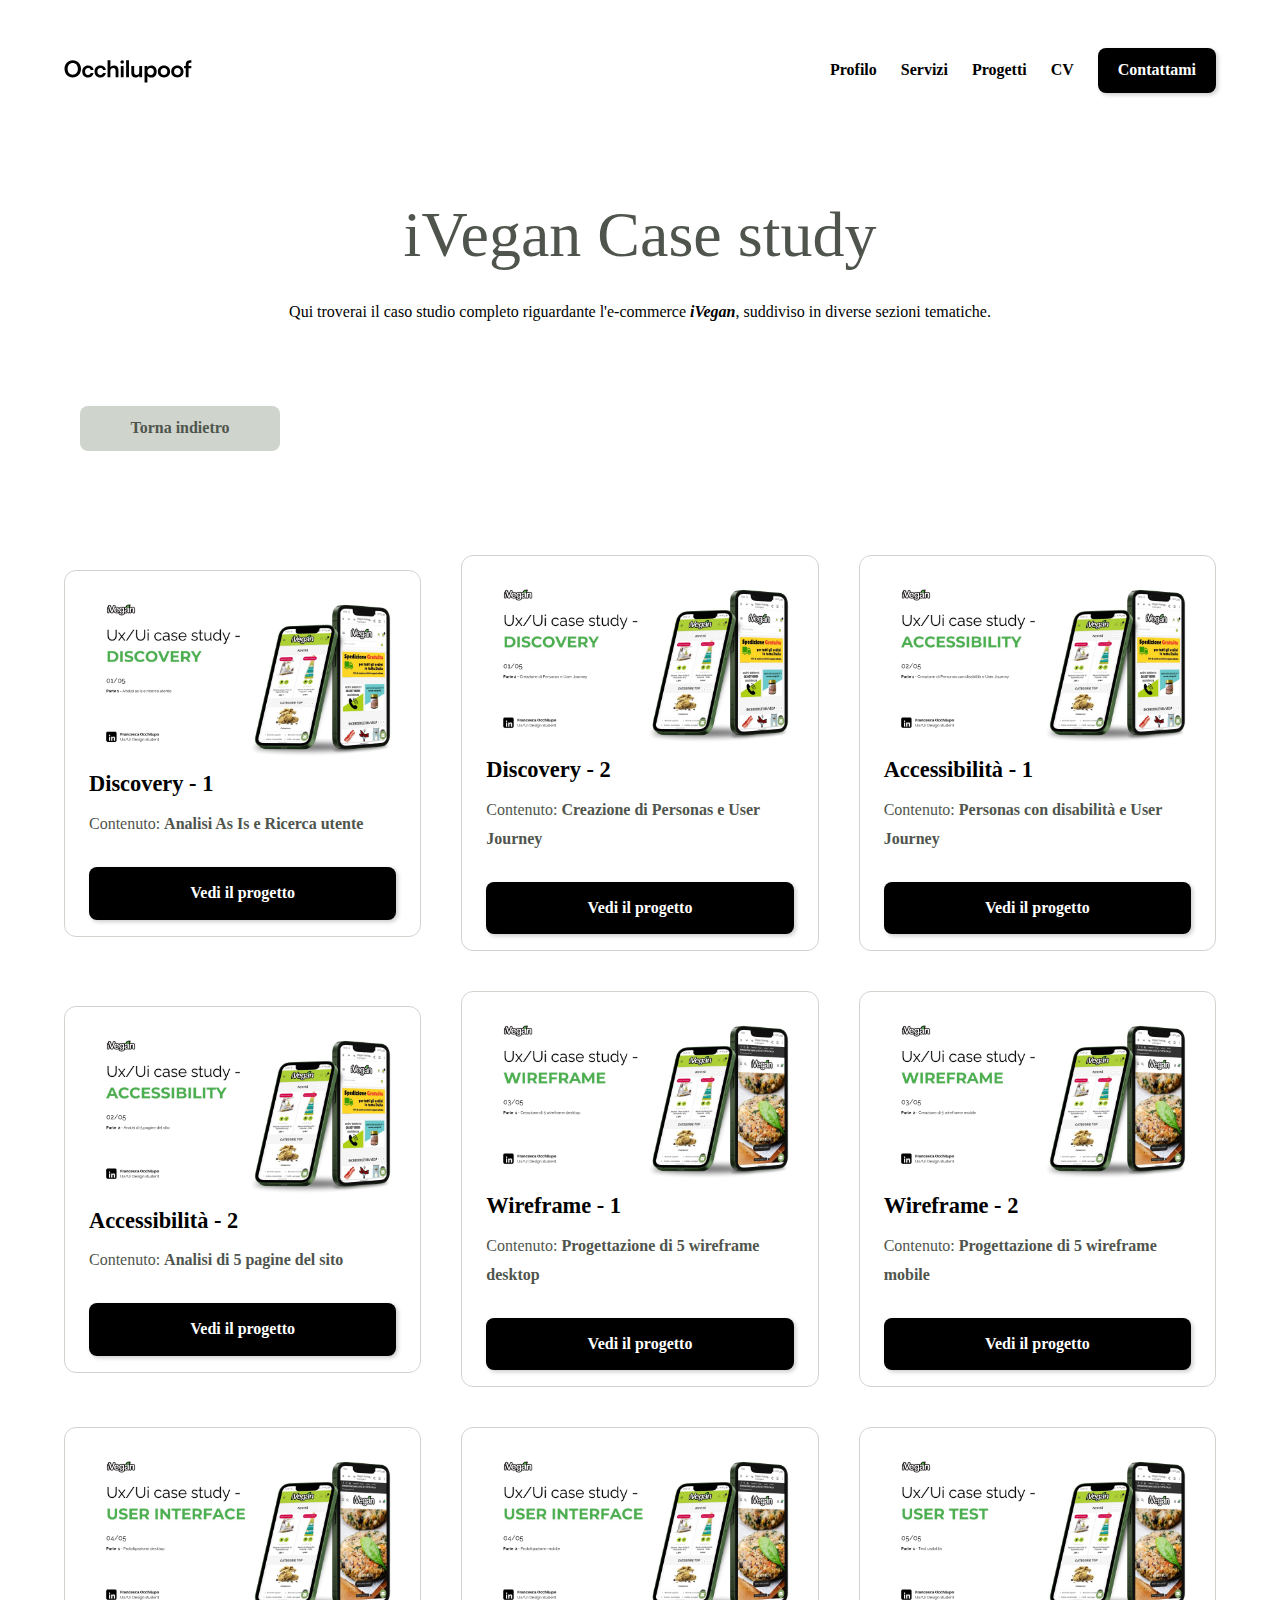
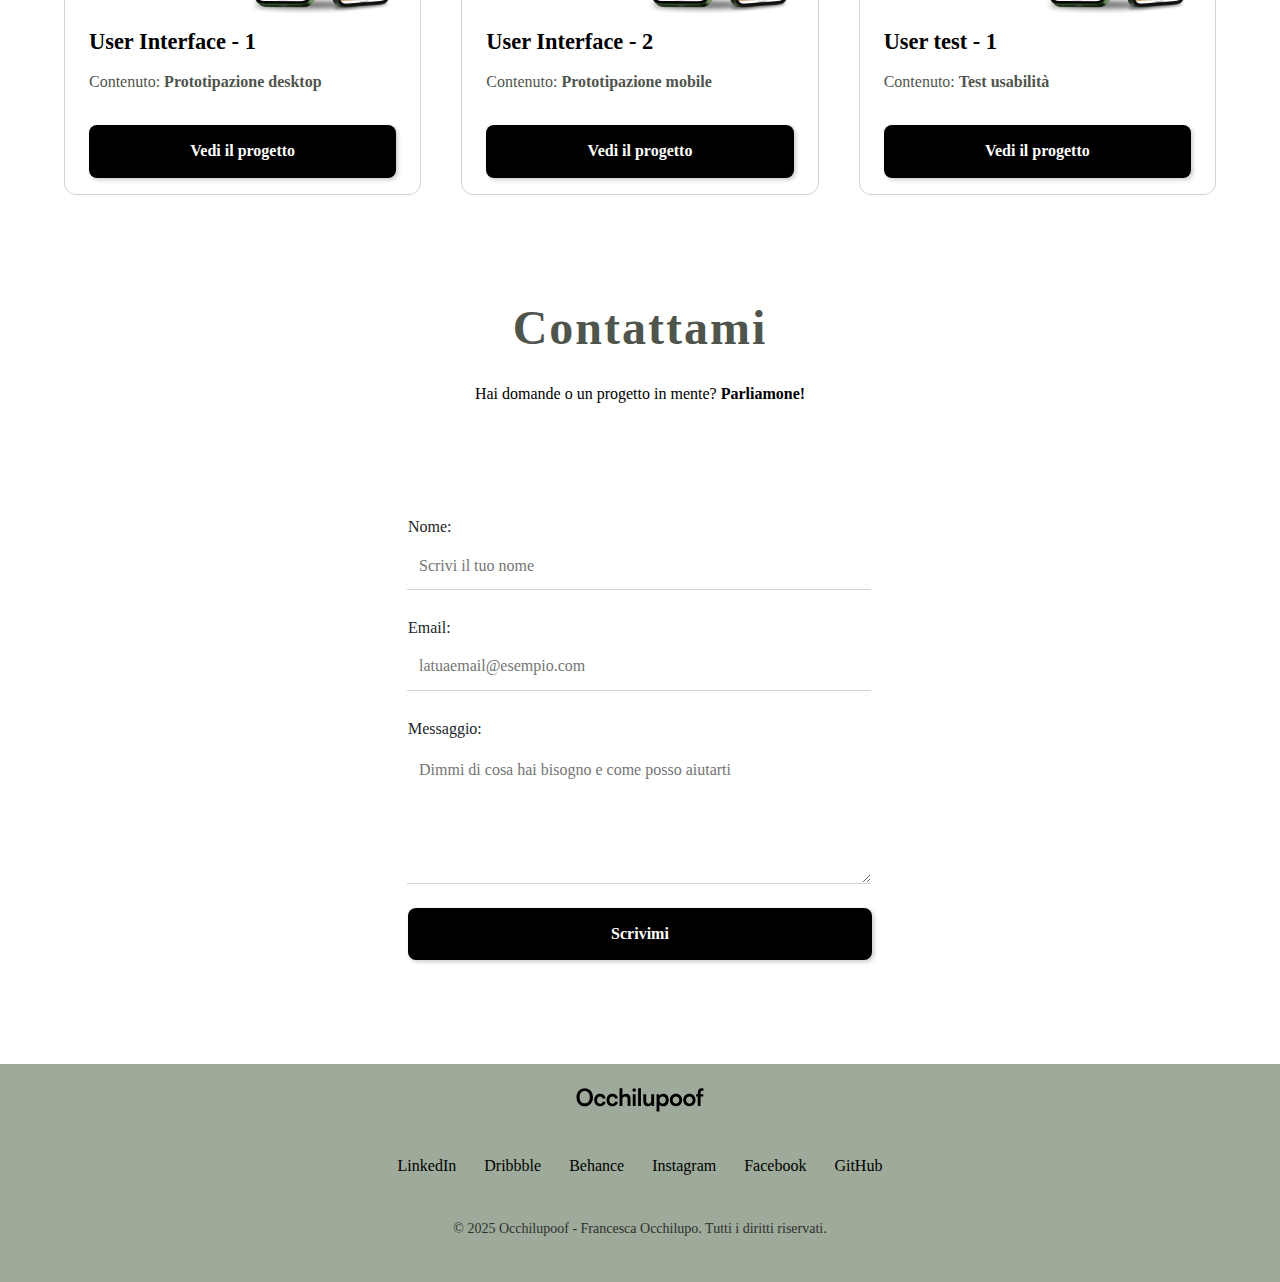
<file: Case-study-iVegan.html>
<!DOCTYPE html>
<html lang="it">
<head>


 <!-- Meta tag essenziali -->
 <meta charset="UTF-8">
 <meta name="viewport" content="width=device-width, initial-scale=1.0">
 <meta http-equiv="X-UA-Compatible" content="ie=edge">
 <meta name="title" content="I miei progetti - Caso Studio iVegan">
 <meta name="description" content="Scopri il redesign del sito iVegan e il processo dietro questo progetto UX/UI.">
 <meta name="keywords" content="UX/UI design, redesign, caso studio, iVegan, portfolio, start2impact, visual design">
 <meta name="author" content="Occhilupoof - Francesca Occhilupo">
 <meta name="robots" content="index, follow">

 <!-- Open Graph (per social media) -->
 <meta property="og:title" content="Caso Studio iVegan - UX/UI Design">
 <meta property="og:description" content="Guarda il caso studio di iVegan: ricerca utente, wireframe e design finale!">
 <meta property="og:image" content="https://github.com/OcchilupooF/Occhilupoof-Portfolio/blob/main/assets/img/OG%20IVEGAN.jpg?raw=true ">
 <meta property="og:url" content="https://occhilupoof.github.io/Occhilupoof-Portfolio/Case-study-iVegan.html">
 <meta property="og:type" content="website">

    <title>Ux/Ui Case Study iVegan di Francesca Occhilupo</title>

    <link href="https://cdn.jsdelivr.net/npm/bootstrap@5.3.0/dist/css/bootstrap.min.css" rel="stylesheet">
     <link rel="stylesheet" href="assets/css/style.css"> 
    <link href="https://fonts.cdnfonts.com/css/satoshi" rel="stylesheet">

    <link rel="icon" href="assets/img/FaviconFra.ico" type="image/x-icon">

</head>
 <body>
  <div class="hero-pag2">
    <nav class="navbar">
      <a href="index.html">
        <img src="assets/img/Logo.svg" alt="Logo Occhilupoof" class="logo">
      </a>

        <div class="nav-links" id="navLinks">
            <a href="#">Profilo</a>
            <a href="#">Servizi</a>
            <a href="#">Progetti</a>
            <a href="https://drive.google.com/file/d/1hb3xXUEd_xIV6SFaD_sGTG4UGuIyKgJT/view?usp=sharing">CV</a>
            <button class="contact-button">Contattami</button>
        </div>
        <div class="menu-toggle" id="menuToggle" aria-expanded="false" aria-label="Apri menu">☰</div>
    </nav>
  </div>




    <div class="section-header">
        <h1>iVegan Case study</h1>
        <p>Qui troverai il caso studio completo riguardante l'e-commerce <strong><i>iVegan</i></strong>, suddiviso in diverse sezioni tematiche. </p>
      </div>




       <!-- Bottone per tornare indietro alla pagina precedente -->
      <div class="back-button">
        <a href="javascript:history.back()">Torna indietro</a>
    </div>





      <div class="card-container">


  <div class="card">
    <img src="assets/img/discovery1.jpg" alt="Anteprima Progetto Discovery 1" loading="lazy">
    <h3>Discovery - 1 </h3>
    <p>Contenuto: <b>Analisi As Is e Ricerca utente </b></p>
    <a href="https://drive.google.com/file/d/1YONKv7eqjthjqUjjx8hQKLVIKgIvLXkD/view?usp=sharing" download>Vedi il progetto</a>
</div>

<div class="card">
    <img src="assets/img/discovery2.jpg" alt="Anteprima Progetto Discovery 2" loading="lazy">
    <h3>Discovery - 2 </h3>
    <p>Contenuto: <b>Creazione di Personas e User Journey </b></p>
    <a href="https://drive.google.com/file/d/1NZoh5SQEKQJsmkUPD5978539HB9cbAEV/view?usp=sharing" download>Vedi il progetto</a>
</div>

<div class="card">
    <img src="assets/img/accessibilità1.jpg" alt="Anteprima Progetto Accessibilità 1" loading="lazy">
    <h3>Accessibilità - 1 </h3>
    <p>Contenuto: <b>Personas con disabilità e User Journey </b></p>
    <a href="https://drive.google.com/file/d/1Cutq2OUDShnv9XXDb0-0DmJHerJGgvDt/view?usp=sharing" download>Vedi il progetto</a>
</div>

<div class="card">
  <img src="assets/img/accessibilità2.jpg" alt="Anteprima Progetto Accessibilità 2" loading="lazy">
  <h3>Accessibilità - 2 </h3>
  <p>Contenuto: <b>Analisi di 5 pagine del sito </b></p>
  <a href="https://drive.google.com/file/d/16Hs8m-vfVBjTfn79FyMlSTDCiwf_WwN6/view?usp=sharing" download>Vedi il progetto</a>
</div>

<div class="card">
<img src="assets/img/wireframe1.jpg" alt="Anteprima Progetto Wireframing 1" loading="lazy">
<h3>Wireframe - 1</h3>
<p>Contenuto: <b>Progettazione di 5 wireframe desktop </b></p>
<a href="https://drive.google.com/file/d/1LIAG5YAbYlUSELPrlh9uUJRwzV3DIOLV/view?usp=sharing" download>Vedi il progetto</a>
</div>

<div class="card">
<img src="assets/img/wireframe2.jpg" alt="Anteprima Progetto Wireframing 2" loading="lazy">
<h3>Wireframe - 2 </h3>
<p>Contenuto: <b>Progettazione di 5 wireframe mobile </b></p>
<a href="https://drive.google.com/file/d/1Y4TCCQxq8IP2HRua6aUC6tZqXWxWZIR7/view?usp=sharing" download>Vedi il progetto</a>
</div>

<div class="card">
<img src="assets/img/User Interface1.jpg" alt="Anteprima Progetto User Interface 1" loading="lazy">
<h3>User Interface - 1 </h3>
<p>Contenuto: <b>Prototipazione desktop </b></p>
<a href="https://drive.google.com/file/d/14y4gp6h5GJvzw9dPExmA-uYqtSpE2qxV/view?usp=sharing" download>Vedi il progetto</a>
</div>

<div class="card">
<img src="assets/img/User Interface2.jpg" alt="Anteprima Progetto User Interface 2" loading="lazy">
<h3>User Interface - 2 </h3>
<p>Contenuto: <b>Prototipazione mobile </b></p>
<a href="https://drive.google.com/file/d/1YTpncoGPuGtQNUulGwN0PAnESHpQQaOm/view?usp=sharing" download>Vedi il progetto</a>
</div>

<div class="card">
<img src="assets/img/User test 1.jpg" alt="Anteprima Progetto User Test 1" loading="lazy">
<h3>User test - 1 </h3>
<p>Contenuto: <b>Test usabilità </b></p>
<a href="https://drive.google.com/file/d/121qmmfUR4zbxeSz2OPIdNk1xENtbxFKA/view?usp=sharing" download>Vedi il progetto</a>
</div>

      </div>


<!--FORM CONTATTI-->

<div class="section-header">
    <h2>Contattami </h2>
    <p>Hai domande o un progetto in mente? <b>Parliamone! </b></p>
  </div>

  <div class="container-form">
  <div class="contact-form">
    <form action="https://formspree.io/f/xwplkylo" method="post" id="form">
      <div class="input-group">
        <label for="name">Nome:</label>
        <input type="text" id="name" name="name" required placeholder="Scrivi il tuo nome" >
      </div>

      <div class="input-group">
        <label for="email">Email:</label>
        <input type="email" id="email" name="email" required placeholder="latuaemail@esempio.com" >
      </div>

      <div class="input-group">
        <label for="message">Messaggio:  </label>
        <textarea id="message" name="message" required placeholder="Dimmi di cosa hai bisogno e come posso aiutarti" ></textarea>
      </div>

      <button type="submit">Scrivimi </button>
    </form>
  </div>
  </div>


  <!--FOOTER-->


  <footer>
    <div class="footer-content">

      <div class="logo">
        <a href="index.html">
        <img src="assets/img/Logo.svg" alt="Logo di Francesca"></a>
      </div>

      <div class="social-links">
        <a href="https://www.linkedin.com/in/occhilupodesigner/" target="_blank" class="social-icon">LinkedIn</a>
        <a href="https://dribbble.com/Occhilupo" target="_blank" class="social-icon">Dribbble</a>
        <a href="https://www.behance.net/francesocchilu" target="_blank" class="social-icon">Behance</a>
        <a href="https://www.instagram.com/occhilupoof/" target="_blank" class="social-icon">Instagram</a>
        <a href="https://www.facebook.com/francesca.occhilupo.5" target="_blank" class="social-icon">Facebook</a>
        <a href="https://github.com/OcchilupooF" target="_blank" class="social-icon">GitHub</a>
      </div>

      <div class="contact-info">
        <p>&copy; 2025 Occhilupoof - Francesca Occhilupo.  Tutti i diritti riservati.</p>
      </div>
    </div>
  </footer>




  <script src="assets/js/script.js"></script>

 </body>
 </html>
</file>
<file: assets/css/style.css>
body, html {
  font-family: satoshi;
  line-height: 1.8;
  font-size: 16px;
  box-sizing: border-box;
  justify-content: center;
  align-items: center;
  margin: 0;
  padding: 0;
}

*, *::before, *::after {
  box-sizing: border-box;
}

h1, h2, h3, h4, h5, h6, p, ol, ul {
  margin: 0 0 1rem 0;
  padding: 0;
}

ol, ul {
  padding-left: 24px;
}

img {
  height: auto;
}
h1 {font-size: 4rem;}
h2 {font-size: 3rem;}
h3 {font-size: 2rem;}
h4 {font-size: 1rem;}
h5 {font-size: 0.8rem;}
h6 {font-size: 0.6rem;}

body {
  background: #ffffff;
}


.section-header{
  text-align: center;
  margin: 80px 24px 40px 24px;
  padding: 0;
}

.section-header h2{
  font-weight: bold; color: #4F554D;
  letter-spacing: 2px;
}
.section-header h1{
  color:#4F554D ;
}

.section-header p{
  color: #000000;
  font-weight: normal;
  margin: 24px;
}



.back-button{
  background-color:#CFD5CD ;
  border-radius: 8px;
  width: 200px;
  padding: 8px 12px;
  margin: 80px;
  text-align: center;


}
.back-button a{
  text-decoration: none;
  color:#4F554D ;
  font-weight: bold;
}



/* VERSIONE DESKTOP */
/* VERSIONE DESKTOP */
/* VERSIONE DESKTOP */



/* NAVBAR */

.logo {
  width: 8rem;
}

.navbar {
  display: flex;
  justify-content: space-between;
  align-items: center;
  width: 90%;
  margin: 24px auto;
  padding: 24px 0;

}

.nav-links {
  display: flex;
  align-items: center;
  gap: 24px;
}
.nav-links.active{
  margin-top: 24px;
}


.nav-links a {
  text-decoration: none;
  color: black;
  font-weight: bold;
  position: relative;
}

.nav-links a::after {
  content: '';
  position: absolute;
  left: 50%;
  bottom: -5px;
  width: 0;
  height: 2px;
  background-color: black;
  transition: width 0.3s ease, left 0.3s ease;
}

.nav-links a:hover::after {
  width: 100%;
  left: 0;
}

.contact-button {
  background-color:#000000;
  color: rgb(255, 255, 255);
  box-shadow: 2px 2px 4px rgba(0, 0, 0, 0.2);
  padding: 8px 20px;
  border: none;
  border-radius: 8px;
  cursor: pointer;
  font-weight: bold;
  transition: all 0.1s ease;
}

.contact-button:hover {
  background-color: #4F554D;
  border: none;

}

.menu-toggle {
  display: none;
  font-size: 24px;
  cursor: pointer;
}

/* HERO */


.hero {

  background-image: url('../img/fotomia.jpg');
  background-size: cover; /* Adatta l'immagine alla dimensione del div */
  background-position: center; /* Centra l'immagine */
  background-repeat: no-repeat;
  background-color: #9EAA9A;
  display: flex;
  align-items: center;
  justify-content: center;
  flex-direction: column;
  justify-content: space-between;
  padding: 24px 40px;
  text-align: center;
  border-top: solid 1px #CFD5CD;
  border-bottom: solid 1px #CFD5CD;
  width: 100%;
  height: 100vh;
}

.hero__content{
  display: flex;
  justify-content: space-between;
  width: 90%;
  margin: 40px auto;
  justify-items: center;
}

.hero__content h1 {
  font-size: 2.8rem;
  margin: 0;
  color: #4F554D;
  line-height: 1.9;
  font-weight: bold;
  letter-spacing: 2px;
}






@keyframes slideIn {
  from {
    transform: translateX(-100%);
    opacity: 0;
  }
  to {
    transform: translateX(0);
    opacity: 1;
  }
}

.name {
  font-size: 8rem;
  font-weight: bolder;
  color: #ffffff;
  margin: 0;
    display: inline-block;
    width: 100%;
    text-shadow: 2px 2px 8px rgba(0, 0, 0, 0.2);
    animation: slideIn 2s ease-out;
    letter-spacing: 4px;
}

.nome-corto{
  display: none;
  color: #fff;
}
.hero__content{
  display: flex;
  align-items: center;
  margin-left: 0;
  width: 100%;
  margin-right: 80px;
}

.hero__links {
  padding: 24px;
  justify-content: center;
  align-items: center;
  display: flex;
  gap: 64px;
  background-color: #CFD5CD;
  border-radius: 0 1rem 1rem 0;
  height: fit-content;
}

.link-social img {
  width: 64px;
  margin: auto;
  transition: transform 0.3s ease;
}

.link-social img:hover {
  transform: scale(1.1);
}




/* SU DI ME */

.profile a{
  width: 100%;
margin: auto;
  display:flex;
  justify-content: center;
  align-items: center;
  text-decoration:none;
}

.profile {
  flex-direction: row;
  align-items: center;
  justify-content: center;
  justify-items: center;
  width: 100%;
  margin: 80px auto;
  align-items: center;
}

.profile-content{
  display: flex;
  width: 90%;
  align-items: flex-start;
}

.profile-img-container{
  width: 50%;
  height: auto;
  justify-content: center;
  align-items: center;
  display: flex;
}


.profile-img-container img {
  width: 80%;
  object-fit: cover;
  margin: auto;
}



.btn-scarica-cv {
  background-color:#000000;
  color: #ffffff;
  padding: 8px 20px;
  box-shadow: 2px 2px 4px rgba(0, 0, 0, 0.2);
  border:none;
  border-radius: 8px;
  cursor: pointer;
  font-weight: bold;
  transition: all 0.1s ease;
  width: 100%;
  margin: 40px auto;
  width: 280px;
}

.btn-scarica-cv:hover {
  background-color: #4F554D;
  color: #fff;
  border: none;
}





.accordion{
  width:80%;
  justify-content: center;
  align-items: center;
  margin: 0 auto;
}

details {
  margin-bottom: 24px;
  border-bottom: 1px solid #CFD5CD;
  padding: 12px 24px;
  background: #ffffff;
  cursor: pointer;
  width: 100%;
  font-weight: normal;
}

summary {
  font-weight: bold;
  font-size: 1rem;
  display: flex;
  justify-content: space-between;
  align-items: center;
  cursor: pointer;
}

summary::after {
  content: "+";
  font-size: 2rem;
  font-weight: lighter;
  transition: transform 0.3s ease;
}

details[open] summary::after {
  content: "−";
}

details p {
  margin-top: 16px;
}









/* SERVIZI */



.services-container {
  display: flex;
  justify-content: space-between;
  width: 100%;
  gap: 24px;
  padding: 24px 5% 80px 5%;

}

.service {
  background-color: #CFD5CD;
  border-radius: 20px;
  color: rgb(0, 0, 0);
  text-align: center;
  padding: 24px;
  width: 90%;
  flex: 1; /* Ogni contenitore occupa una parte uguale dello spazio disponibile */
  min-width: 200px; /* Evita che i contenitori diventino troppo stretti */
  transition: transform 0.3s ease, box-shadow 0.3s ease;
  text-align: left;
}

.service span{
  color: #4f554d;
  font-weight: normal;
  font-size: 4rem;
}
.services__p{
  text-align: left;
}

.service:hover{
  transform: translateY(-10px);
  box-shadow: 4px 4px 16px rgba(207, 213, 205, 0.8);



}





/* CARD PROGETTI */

.important-projects{
  display: flex;
  justify-content: center;
  align-items: center;
  width: 100%;
  padding: 40px auto;
  margin-bottom: 40px;

}
.important-card {
  border: solid 1px #CFD5CD;
  width: 90%;
  display: flex;
  align-items: flex-start;
  gap: 48px;
  margin: 40px 24px;
  background: #ffffff;
  padding: 40px;
  border-radius: 12px;
  transition: transform 0.3s ease, box-shadow 0.3s ease;
}
.important-card:hover{
  transform: translateY(-10px);
  box-shadow: 4px 4px 16px rgba(207, 213, 205, 0.8);
}

.argoment{
display: inline-block;
padding: 8px 12px;
background-color: #CFD5CD;
font-weight: normal;
color: #4F554D;
border-radius: 40px;
text-align: center;
margin-right: 12px;}

.card-image {
  width: 70%;
}

.card-image img {
  width: 100%;
  height: auto;
  border-radius: 12px;
}

.card-content {
  width: 30%;
  display: flex;
  flex-direction: column;
  height: auto;
}

.card-content h3 {
  margin-bottom: 24px;
  font-size: 1.8rem;
  font-weight: bold;
  color: #000000;
}

.card-content p {
  margin-bottom: 40px;
  font-size: 1rem;
  color: #4F554D;
}

.card-content a {
  display: block;
  padding: 12px;
  background: #000000;
  font-weight: bold;
  color: white;
  text-decoration: none;
  border-radius: 8px;
  text-align: center;
  width: 100%;
  box-shadow: 2px 2px 4px rgba(0, 0, 0, 0.2);
}

.card-content a:hover {
  background: #4F554D;
}




.card-container {
  width: 90%;
  display: grid;
  grid-template-columns: repeat(3, 1fr);
  align-items: center;
  gap: 40px;
  padding: 24px 0;
  margin: 0 auto;
  margin-bottom: 80px;
}
.card {
  background: #ffffff;
  border-radius: 12px;
  border-color: #CFD5CD;
  text-align: left;
  padding: 16px 24px;
  transition: transform 0.3s ease, box-shadow 0.3s ease;

}
.card img {
  width: 100%;
  border-radius: 12px;
  transition: transform 0.3s;
}
.card:hover {
  transform: translateY(-10px);
  box-shadow: 4px 4px 16px rgba(207, 213, 205, 0.8);
}
.card h3 {
  margin: 12px 0;
  font-size: 1.4rem;
  font-weight: bold;
  color: black;
}
.card p {
  font-size: 16px;
  color: #4F554D;
}
.card a {
  display: block;
  margin-top: 12px;
  padding: 12px;
  background: #000000;
  font-weight: bold;
  color: white;
  text-decoration: none;
  border-radius: 8px;
  text-align: center;
  box-shadow: 2px 2px 4px rgba(0, 0, 0, 0.2);
}
.card a:hover {
  background: #4F554D;
}






/* FORM CONTATTI */

.container-form{
  width: 100%;
  display: flex;
  justify-content: center;
  align-items: center;
  margin: 80px 0;

}

.contact-form {
  background-color: white;
  padding: 24px;
  width: 40%;


}

.input-group {
  margin-bottom: 24px;

}

.form

label {
  font-size: 16px;
  color: #000000;
  display: block;
  margin-bottom: 8px;
}

input, textarea {
  width: 100%;
  padding: 12px;
  font-size: 16px;
  border: none;
  border-bottom: 1px solid #CFD5CD;
  height: 48px;
}

textarea {
  resize: vertical;
  min-height: 140px;
}

input:focus, textarea:focus, select:focus {
  border: 1px solid #9EAA9A;
  outline: none;
}

button {
  width: 100%;
  padding: 12px;
  font-size: 16px;
  background-color: #000000;
  color: white;
  border-radius: 8px;
  font-weight: bold;
  border: none;
  cursor: pointer;
  box-shadow: 2px 2px 4px rgba(0, 0, 0, 0.2);

}

button:hover {
  background-color: #4F554D;
  border: none;
}


/* FOOTER */

footer {
  background-color: #9eaa9a;
  color: #000000;
  padding: 24px 0;
  text-align: center;
}

.footer-content {
  display: flex;
  flex-direction: column;
  align-items: center;
}

.logo img {
  max-width: 8rem;
  margin-bottom: 40px;
}

.social-links {
  margin-bottom: 24px;
}

.social-icon {
  color: #000000;
  margin: 0 12px;
  text-decoration: none;
  font-size: 16px;
}

.social-icon:hover {
  text-decoration: underline;
}

.contact-info p {
  font-size: 14px;
  margin-top: 12px;
  color: #2f2f2f;
}





/* VERSIONE SMARTPHONE */
/* VERSIONE SMARTPHONE */
/* VERSIONE SMARTPHONE */





@media screen and (max-width: 640px) {



  .back-button{
    width: 90%;
    padding: 8px 12px;
    margin: 80px auto;
  }


.section-header h2{
  font-size: 1.6rem;

}

.section-header p{
font-size: 1rem;
color: black;
margin: 24px  0;
}


.navbar{
margin: 0;
width: 100%;
}


.nav-links {
  display: none;
  flex-direction: column;
  position: absolute;
  top: 64px;
  left: 0;
  background-color: #CFD5CD;
  padding: 24px 12px;
  border-radius: 4px;
  width: 100%;
  line-height: 1.8;

}

.nav-links.active {
  display: flex;
  width: 100%;
  padding: 40px 24px 24px 24px;

}

.menu-toggle {
  display: block;
  width: 48px;
  padding: 0 24px;
  font-size: 1.8rem;
}

.contact-button {
  width: 100%;
}


 /* HERO */



.hero-pag2{
  margin-top: 0;
padding: 0 24px 24px 24px;
}


.hero{
height: 100vh;
min-height: 700px;
margin-bottom: -40px;
margin-top: 0;
padding: 0 24px 24px 24px;
}
.hero__content{
flex-direction:row;

}

.hero__content h1{
  align-items: center;
  margin: auto;
  justify-content: center;
  color: #fff;
  font-size: 1.6rem;
  margin-bottom: -120px;
  align-items: baseline;
}




.hero__links{
flex-direction: column;
margin-left:0;
padding: 24px;
gap: 16px;
margin-top: -80px;
}
.hero__link img{
width: 48px;
}

.name{
width: 100%;
display: flex;
justify-content: center;
text-align: center;
}


.nome-corto{
display: block;
color: #ffffff;
font-size: 2.4rem;
padding-bottom: 0;
letter-spacing: 4px;
margin: auto;
}

.nome-lungo{
display: none;
}

/* SU DI ME */

.profile{
display: flex;
flex-direction: column;
width: 90%;
margin: auto;
}

.profile-content{
display: flex;
flex-direction: column;
}

.profile-img-container{
width: 90%;
display: flex;
justify-content: center;
align-items: center;
margin: auto;
}
.profile-img-container img{
width: 100%;
}

.accordion{
padding: 0;
margin: 0;
width: 100%;
}

.btn-scarica-cv{
width: 100%;
  align-items:center;
  margin:auto;
}

/* SERVIZI */


.services-container {
flex-direction: column;
align-items: center;
width: 100%;
gap: 40px;
}

.service{
box-shadow: 2px 2px 8px rgba(207, 213, 205, 0.8);
}



/* PROGETTI */


.important-card{
display: flex;
flex-direction: column;
justify-content: center;
align-items: center;
padding: 24px;
margin: 0;

}
.card-image{
width: 100%;
}

.card-content{
width: 100%;
margin: 0;
}
.card-content p {
margin-bottom: 24px;}
.card-content h3{
  font-size: 1.4rem;
}

.argoment-div{
display: inline;

}
.argoment{
margin-bottom: 0;
padding: 4px 8px;
}




.card-container {
grid-template-columns: 1fr !important;
width: 100%;
align-items: center;
margin: 40px 0;
}

.card{
width: 90%;
margin: 24px;
}


/* FORM CONTATTI */

.contact-form{
width: 90%;
display: flex;
justify-content: center;
align-items: center;
margin: 0;
padding: 24px;
}

#form{
width: 100%;
margin-bottom: 24px;
}




/* FOOTER */

.footer-content {
padding: 24px;
}

.social-links {
display: flex;
flex-wrap: wrap;
justify-content: center;
}

.social-icon {
margin: 16px;

}
}








@media screen and (min-width: 641px) and (max-width: 767px) {


  .back-button{
    width: 90%;
    padding: 8px 12px;
    margin: 80px auto;
  }





  .section-header h2{
    font-size: 2rem;

  }

.section-header p{
  font-size: 1rem;
  color: black;
  margin: 24px  0;
}


.navbar{
  margin: 0;
  width:100%;
}


  .nav-links {
    display: none;
    flex-direction: column;
    position: absolute;
    top: 64px;
    left: 0;
    background-color: #CFD5CD;
    padding: 24px 12px;
    border-radius: 4px;
    width: 100%;
    line-height: 1.8;

  }

  .nav-links.active {
    display: flex;
    width: 100%;
    padding: 40px 24px 24px 24px;

  }

  .menu-toggle {
    display: block;
    width: 48px;
    padding: 0 24px;
    font-size: 1.8rem;
  }

  .contact-button {
    width: 100%;
  align-items:center;
  margin:auto;
  }


   /* HERO */

.hero{
  height: 100vh;
  margin-bottom: -40px;
  padding: 0 24px 24px 24px;
  margin-top: 0;
}
.hero__content{
  flex-direction:row;
}

  .hero__content h1{
    align-items: center;
    margin: auto;
    justify-content: center;
    color: #fff;
    font-size: 1.6rem;
    margin-bottom: -48px;
  }




.hero__links{
flex-direction: column;
margin-left:0;
padding: 24px;
gap: 16px;
}
.hero__link img{
  width: 48px;
}

.name{
  width: 100%;
  display: flex;
  justify-content: center;
  text-align: center;
}


.nome-corto{
  display: block;
  color: #ffffff;
  font-size: 3rem;
  padding-bottom: 0;
  letter-spacing: 4px;
  margin: auto;
}

.nome-lungo{
  display: none;
}
  /* SU DI ME */

.profile{
  display: flex;
  flex-direction: column;
  width: 90%;
  margin: auto;
}

.profile-content{
  display: flex;
  flex-direction: column;
}

.profile-img-container{
  width: 90%;
  display: flex;
  justify-content: center;
  align-items: center;
  margin: auto;
}
.profile-img-container img{
  width: 100%;
}

.accordion{
  padding: 0;
  margin: 0;
  width: 100%;
}

.btn-scarica-cv{
  width: 90%;
}

/* SERVIZI */


.services-container {
  flex-direction: column;
  align-items: center;
  width: 100%;
  gap: 40px;
}

.service{
  box-shadow: 2px 2px 8px rgba(207, 213, 205, 0.8);
}



/* PROGETTI */


.important-card{
  display: flex;
  flex-direction: column;
  justify-content: center;
  align-items: center;
  padding: 24px;
  margin: 0;

}
.card-image{
  width: 100%;
}

.card-content{
  width: 100%;
  margin: 0;
}
.card-content p {
  margin-bottom: 24px;}
  .card-content h3{
    font-size: 1.4rem;
  }

.argoment-div{
  display: inline;

}
.argoment{
  margin-bottom: 0;
  padding: 4px 8px;
}




.card-container {
  grid-template-columns: 1fr !important;
  width: 100%;
  align-items: center;
  margin: 40px 0;
}

 .card{
  width: 90%;
  margin: 24px;
 }


 /* FORM CONTATTI */

 .contact-form{
  width: 90%;
  display: flex;
  justify-content: center;
  align-items: center;
  margin: 0;
  padding: 24px;
 }

#form{
  width: 100%;
  margin-bottom: 24px;
}




 /* FOOTER */

 .footer-content {
  padding: 24px;
}

.social-links {
  display: flex;
  flex-wrap: wrap;
  justify-content: center;
}

.social-icon {
  margin: 16px;

}

}






/* VERSIONE TABLET */
/* VERSIONE TABLET */
/* VERSIONE TABLET */


@media screen and (min-width: 768px) and (max-width: 1024px) {


  .section-header h2{
    font-size: 2rem;

  }

.section-header p{
  font-size: 1rem;
  color: black;
  margin: 0 40px;
}


.navbar{
  margin:0;
  width:100%;
}


  .nav-links {
    display: none;
    flex-direction: column;
    position: absolute;
    top: 64px;
    left: 0;
    background-color: #CFD5CD;
    padding: 24px 12px;
    border-radius: 4px;
    width: 100%;
  }

  .nav-links.active {
    display: flex;
  }

  .menu-toggle {
    display: block;
    font-size: 2rem;
    width: 48px;
  }

  .logo{
    width: 9rem;
  }

  /* HERO */


.hero{
  height: 100vh;
  padding: 0 24px 24px 24px;
  margin-top:0;
}
.hero__content{
  flex-direction:row;
}

  .hero__content h1{
    align-items: center;
    margin: auto;
    justify-content: center;
    color: #fff;
    font-size: 2.8rem;
    margin-bottom: -48px;
  }


.hero__links{
flex-direction: column;
margin-left:0;
padding: 24px;
gap: 16px;
}
.hero__link img{
  width: 48px;
}


.name{
  width: 100%;
  display: flex;
  justify-content: center;
  text-align: center;
}
.nome-corto{
  display: none;
}

.nome-lungo{
  font-size: 4rem;
  padding-bottom: 0;
  letter-spacing: 4px;
  margin: auto;
}







/* SU DI ME */

.profile{
  display: flex;
  flex-direction: column;
  width: 90%;
  margin: auto;
}

.profile-content{
  display: flex;
  flex-direction: column;
}

.profile-img-container{
  width: 90%;
  display: flex;
  justify-content: center;
  align-items: center;
  margin: auto;
}
.profile-img-container img{
  width: 60%;
}

.accordion{
  padding: 0;
  margin: 0;
  width: 100%;
}

.btn-scarica-cv{
  width: 100%;
  align-items:center;
  margin:auto;
}


/* SERVIZI */



.important-card{
  display: flex;
  flex-direction: column;
  justify-content: center;
  align-items: center;
  padding: 24px;
  margin: 0;

}
.card-image{
  width: 100%;
}

.card-content{
  width: 100%;
  margin: 0;
}
.card-content p {
  margin-bottom: 24px;}
  .card-content h3{
    font-size: 1.4rem;
  }

.argoment-div{
  display: inline;
  margin-bottom: 24PX;

}
.argoment{
  margin-bottom: 0;
  padding: 4px 8px;
}






.services-container {
  flex-direction: column;
  align-items: center;
  width: 100%;
  gap: 40px;
}

.service{
  box-shadow: 2px 2px 8px rgba(207, 213, 205, 0.8);
}


/* PROGETTI */

.card-container {
  grid-template-columns: repeat(2, 1fr);
  width: 100%;
  align-items: center;
}
.card{
  margin: 24px;
}


/* FORM CONTATTI */

.contact-form{
  width: 90%;
  display: flex;
  justify-content: center;
  align-items: center;
  margin: 0 auto;
  padding: 24px 0;
 }


}





@media screen and (min-width: 1025px) and (max-width: 1440px) {

.name p{
  font-size: 5rem;
}
.hero{
  height: 100vh;}
}


@media screen and (min-width: 1441px) {

  .hero{
    height: 100vh;
  }

.navbar{
  margin-top: 80px;
}


.hero__content h1{
  font-size: 3rem;
}

.nome-lungo{
  font-size: 8rem;
}
}
</file>
